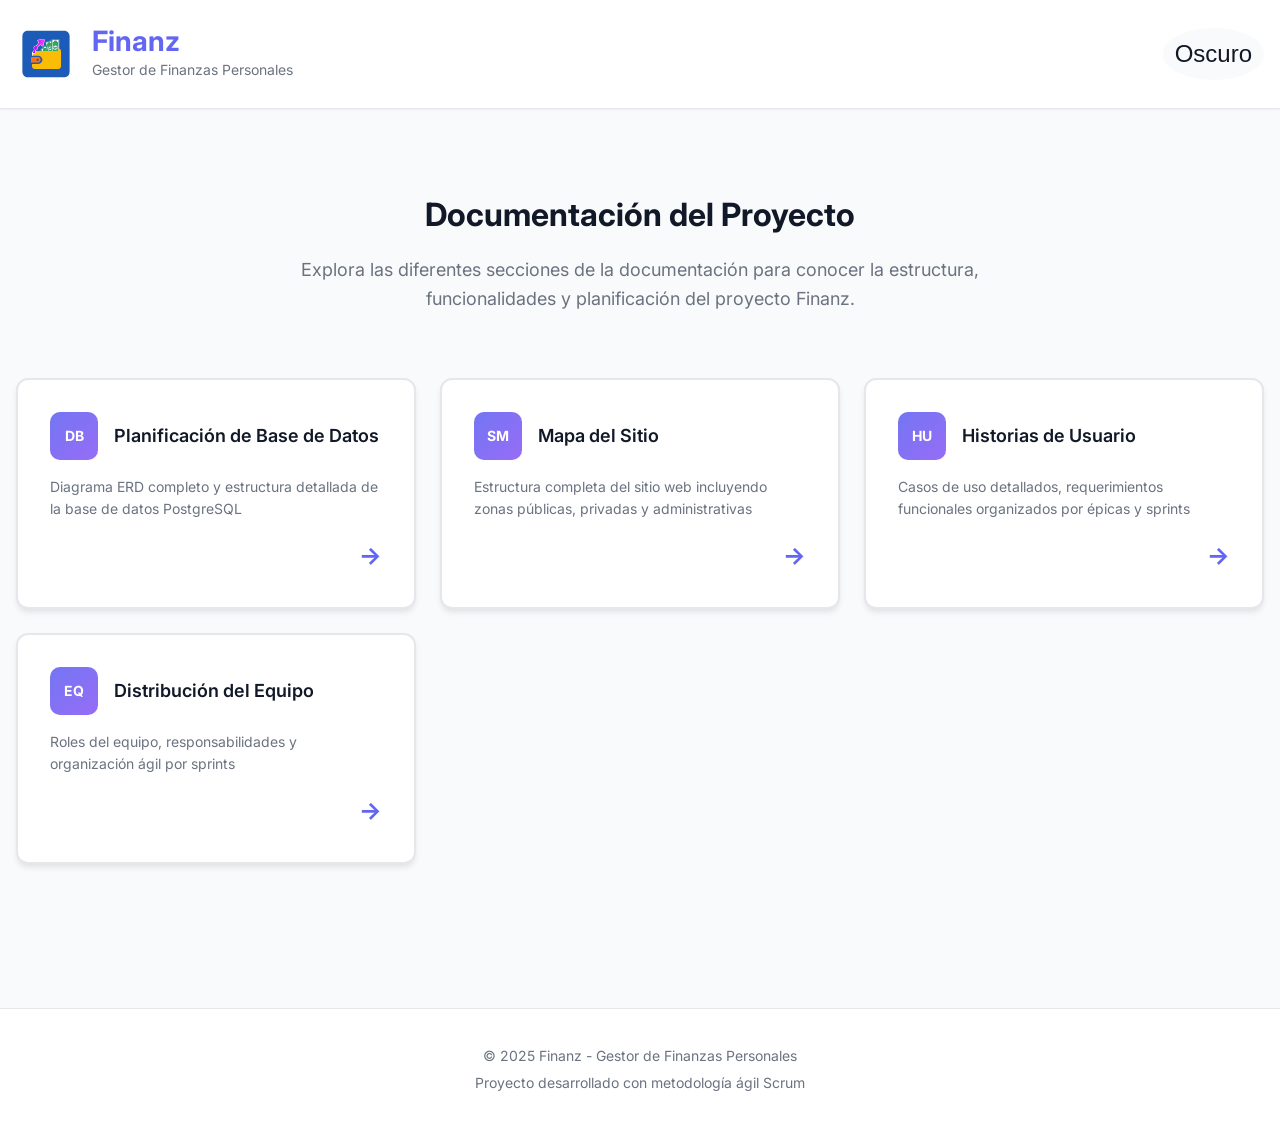
<file: index.html>
<!DOCTYPE html>
<html lang="es">
  <head>
    <meta charset="UTF-8" />
    <meta name="viewport" content="width=device-width, initial-scale=1.0" />
    <meta
      name="description"
      content="Finanz - Gestor de Finanzas Personales. Documentación completa del proyecto."
    />
    <title>Finanz - Gestor de Finanzas Personales</title>
    <link rel="stylesheet" href="styles/user_stories.css" />
    <link rel="stylesheet" href="styles/index.css" />
    <link rel="preconnect" href="https://fonts.googleapis.com" />
    <link rel="preconnect" href="https://fonts.gstatic.com" crossorigin />
    <link
      href="https://fonts.googleapis.com/css2?family=Inter:wght@300;400;500;600;700&display=swap"
      rel="stylesheet"
    />
  </head>
  <body>
    <header class="header">
      <div class="container">
        <div class="header-content">
          <div class="logo-section">
            <img src="finanz-logo.svg" alt="Finanz Logo" class="logo-img" />
            <div class="logo-text">
              <h1 class="logo-title">Finanz</h1>
              <p class="logo-subtitle">Gestor de Finanzas Personales</p>
            </div>
          </div>
          <button
            id="theme-toggle"
            class="theme-toggle"
            aria-label="Cambiar tema"
          >
            <span class="theme-icon">Oscuro</span>
          </button>
        </div>
      </div>
    </header>

    <main class="main">
      <div class="container">
        <section class="welcome-section">
          <h2 class="welcome-title">Documentación del Proyecto</h2>
          <p class="welcome-description">
            Explora las diferentes secciones de la documentación para conocer la
            estructura, funcionalidades y planificación del proyecto Finanz.
          </p>
        </section>

        <section class="navigation-grid">
          <a href="views/databse_plan.html" class="nav-card">
            <div class="nav-card-header">
              <div class="nav-card-icon nav-icon-database"></div>
              <h3 class="nav-card-title">Planificación de Base de Datos</h3>
            </div>
            <p class="nav-card-description">
              Diagrama ERD completo y estructura detallada de la base de datos
              PostgreSQL
            </p>
            <span class="nav-card-arrow">→</span>
          </a>

          <a href="views/site_map.html" class="nav-card">
            <div class="nav-card-header">
              <div class="nav-card-icon nav-icon-sitemap"></div>
              <h3 class="nav-card-title">Mapa del Sitio</h3>
            </div>
            <p class="nav-card-description">
              Estructura completa del sitio web incluyendo zonas públicas,
              privadas y administrativas
            </p>
            <span class="nav-card-arrow">→</span>
          </a>

          <a href="views/user_stories.html" class="nav-card">
            <div class="nav-card-header">
              <div class="nav-card-icon nav-icon-stories"></div>
              <h3 class="nav-card-title">Historias de Usuario</h3>
            </div>
            <p class="nav-card-description">
              Casos de uso detallados, requerimientos funcionales organizados
              por épicas y sprints
            </p>
            <span class="nav-card-arrow">→</span>
          </a>

          <a href="views/team_distribution.html" class="nav-card">
            <div class="nav-card-header">
              <div class="nav-card-icon nav-icon-team"></div>
              <h3 class="nav-card-title">Distribución del Equipo</h3>
            </div>
            <p class="nav-card-description">
              Roles del equipo, responsabilidades y organización ágil por
              sprints
            </p>
            <span class="nav-card-arrow">→</span>
          </a>
        </section>
      </div>
    </main>

    <footer class="footer">
      <div class="container">
        <p>&copy; 2025 Finanz - Gestor de Finanzas Personales</p>
        <p>Proyecto desarrollado con metodología ágil Scrum</p>
      </div>
    </footer>

    <script src="scripts/index.js"></script>
  </body>
</html>
</file>
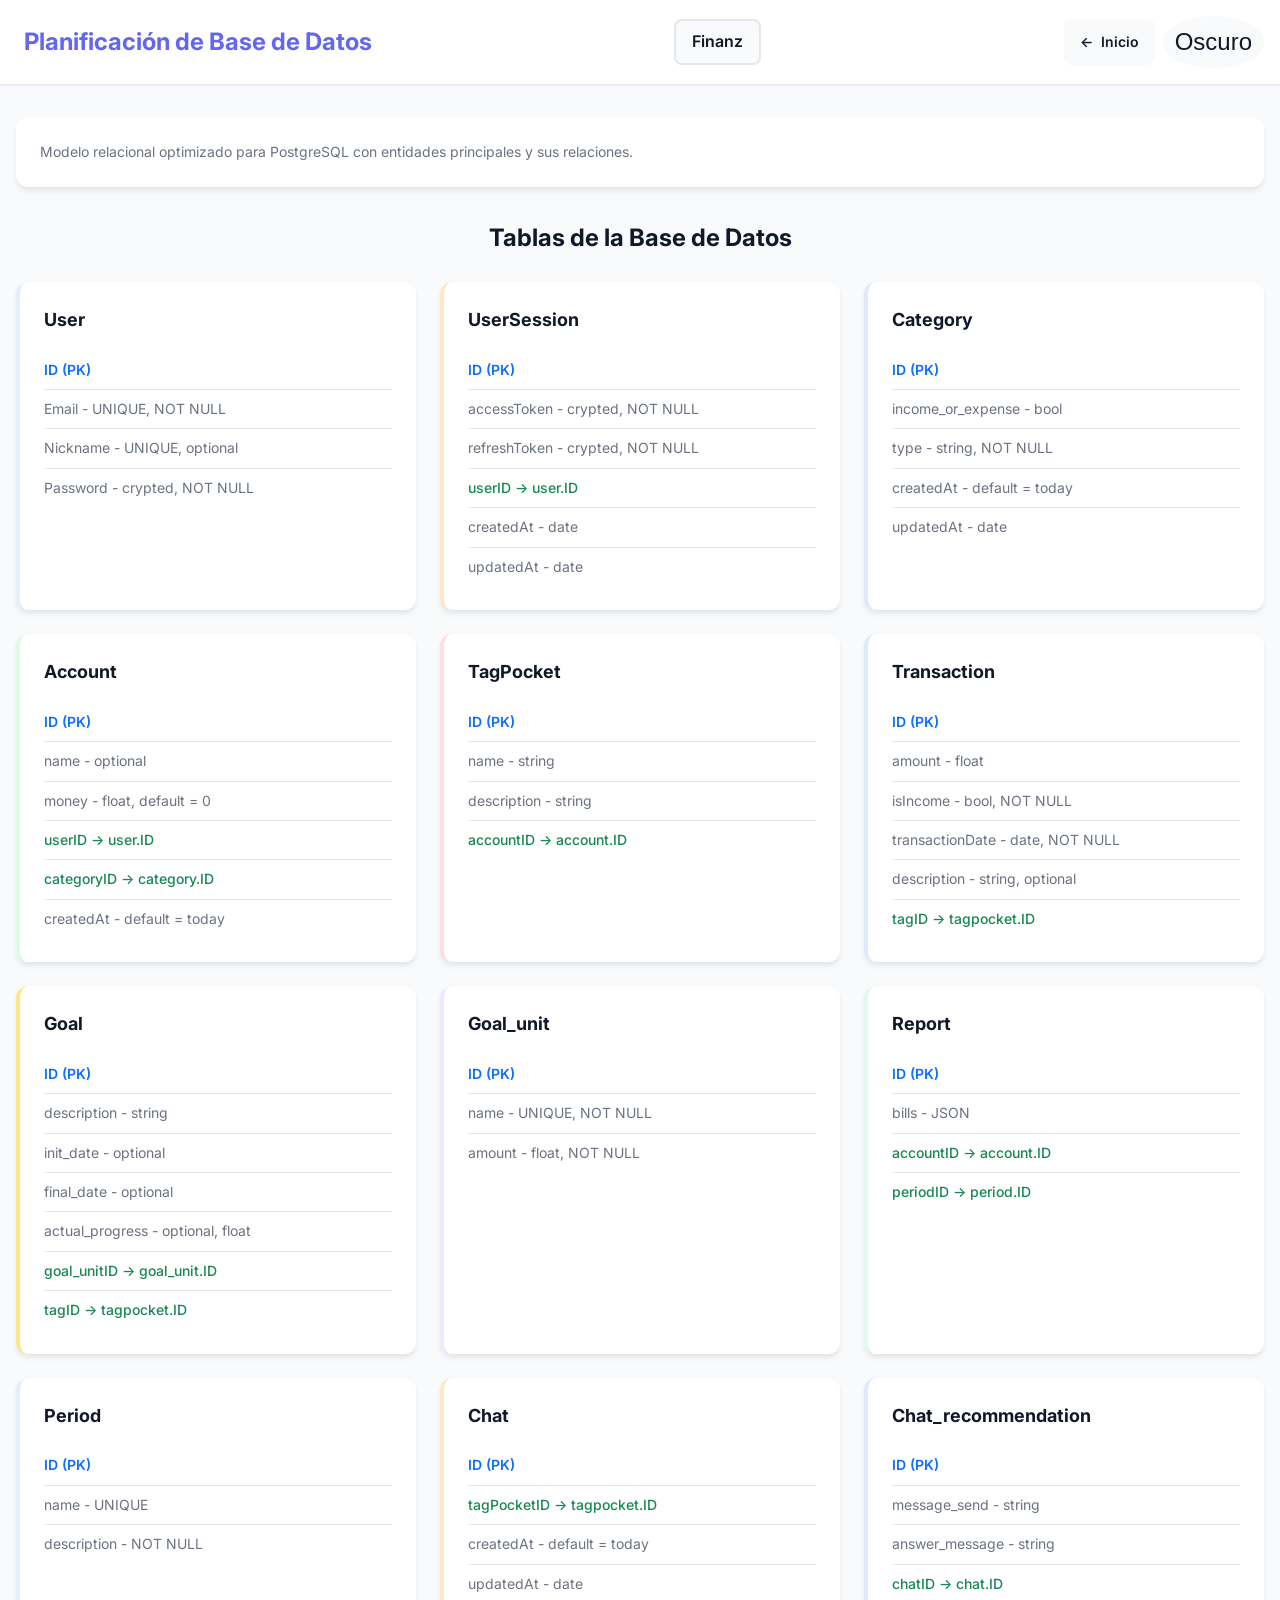
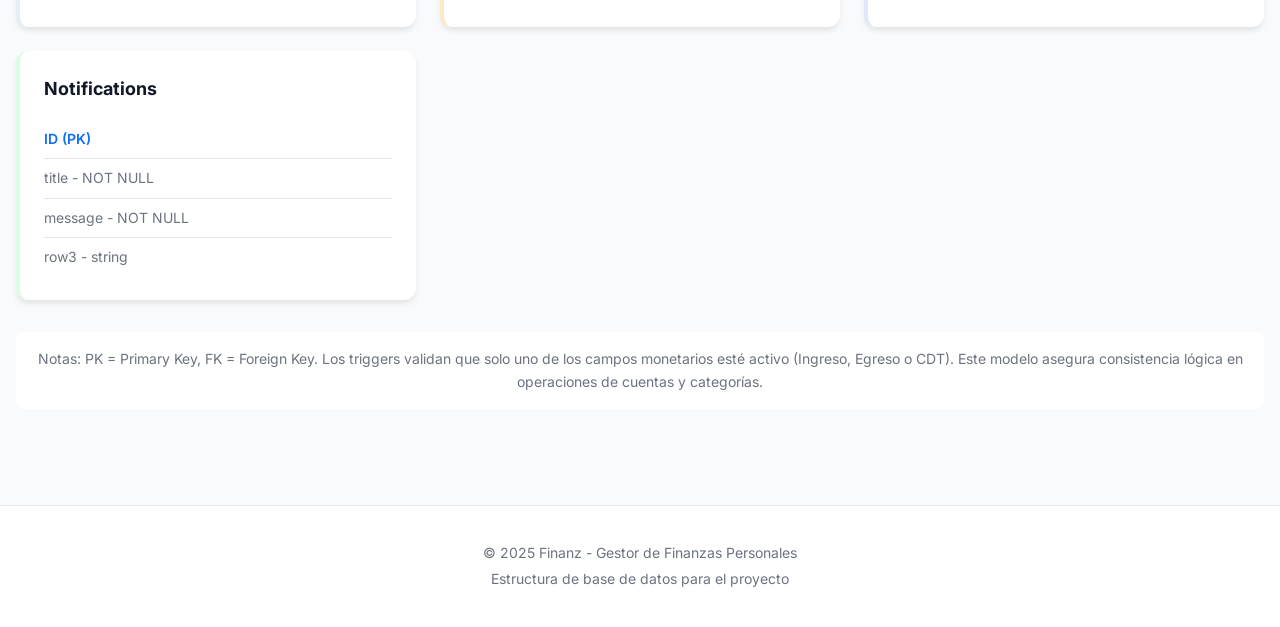
<file: views/databse_plan.html>
<!DOCTYPE html>
<html lang="es">
  <head>
    <meta charset="UTF-8" />
    <meta name="viewport" content="width=device-width, initial-scale=1.0" />
    <meta
      name="description"
      content="Planificación de Base de Datos del Gestor de Finanzas Personales"
    />
    <title>Planificación de Base de Datos - Finanz</title>
    <link rel="stylesheet" href="../styles/user_stories.css" />
    <link rel="stylesheet" href="../styles/database_plan.css" />
    <link rel="preconnect" href="https://fonts.googleapis.com" />
    <link rel="preconnect" href="https://fonts.gstatic.com" crossorigin />
    <link
      href="https://fonts.googleapis.com/css2?family=Inter:wght@300;400;500;600;700&display=swap"
      rel="stylesheet"
    />
  </head>
  <body>
    <header class="header">
      <div class="container">
        <div class="header-content">
          <h1 class="logo">
            <span class="logo-icon"></span>
            Planificación de Base de Datos
          </h1>
          <div class="project-info">
            <span class="project-name">Finanz</span>
          </div>
          <div style="display: flex; gap: 0.5rem; align-items: center">
            <a
              href="../index.html"
              class="back-button"
              aria-label="Volver al inicio"
            >
              <span>←</span> Inicio
            </a>
            <button
              id="theme-toggle"
              class="theme-toggle"
              aria-label="Cambiar tema"
            >
              <span class="theme-icon">Oscuro</span>
            </button>
          </div>
        </div>
      </div>
    </header>

    <main class="main">
      <div class="container">
        <!-- Información del proyecto -->
        <section class="info-section">
          <p class="info-description" id="db-description">
            Modelo relacional optimizado para PostgreSQL con las tablas
            principales y sus relaciones.
          </p>
        </section>

        <!-- Error State -->
        <div id="error-state" class="error-state" hidden role="alert">
          <h2>Error al cargar información</h2>
          <p id="error-message"></p>
        </div>

        <!-- Lista de tablas -->
        <section class="tables-section">
          <h2 class="section-title">Tablas de la Base de Datos</h2>
          <div id="tables-list" class="tables-grid">
            <!-- Se cargará dinámicamente -->
          </div>
        </section>

        <p class="footer-note" id="db-note">
          Notas: PK = Primary Key, FK = Foreign Key. Ajusta campos y tipos según
          necesidades (ej. índices, constraints, JSONB para reportes y
          configuraciones).
        </p>
      </div>
    </main>

    <footer class="footer">
      <div class="container">
        <p>&copy; 2025 Finanz - Gestor de Finanzas Personales</p>
        <p>Estructura de base de datos para el proyecto</p>
      </div>
    </footer>

    <script src="../data/database_data.js"></script>
    <script src="../scripts/database_plan.js"></script>
  </body>
</html>
</file>
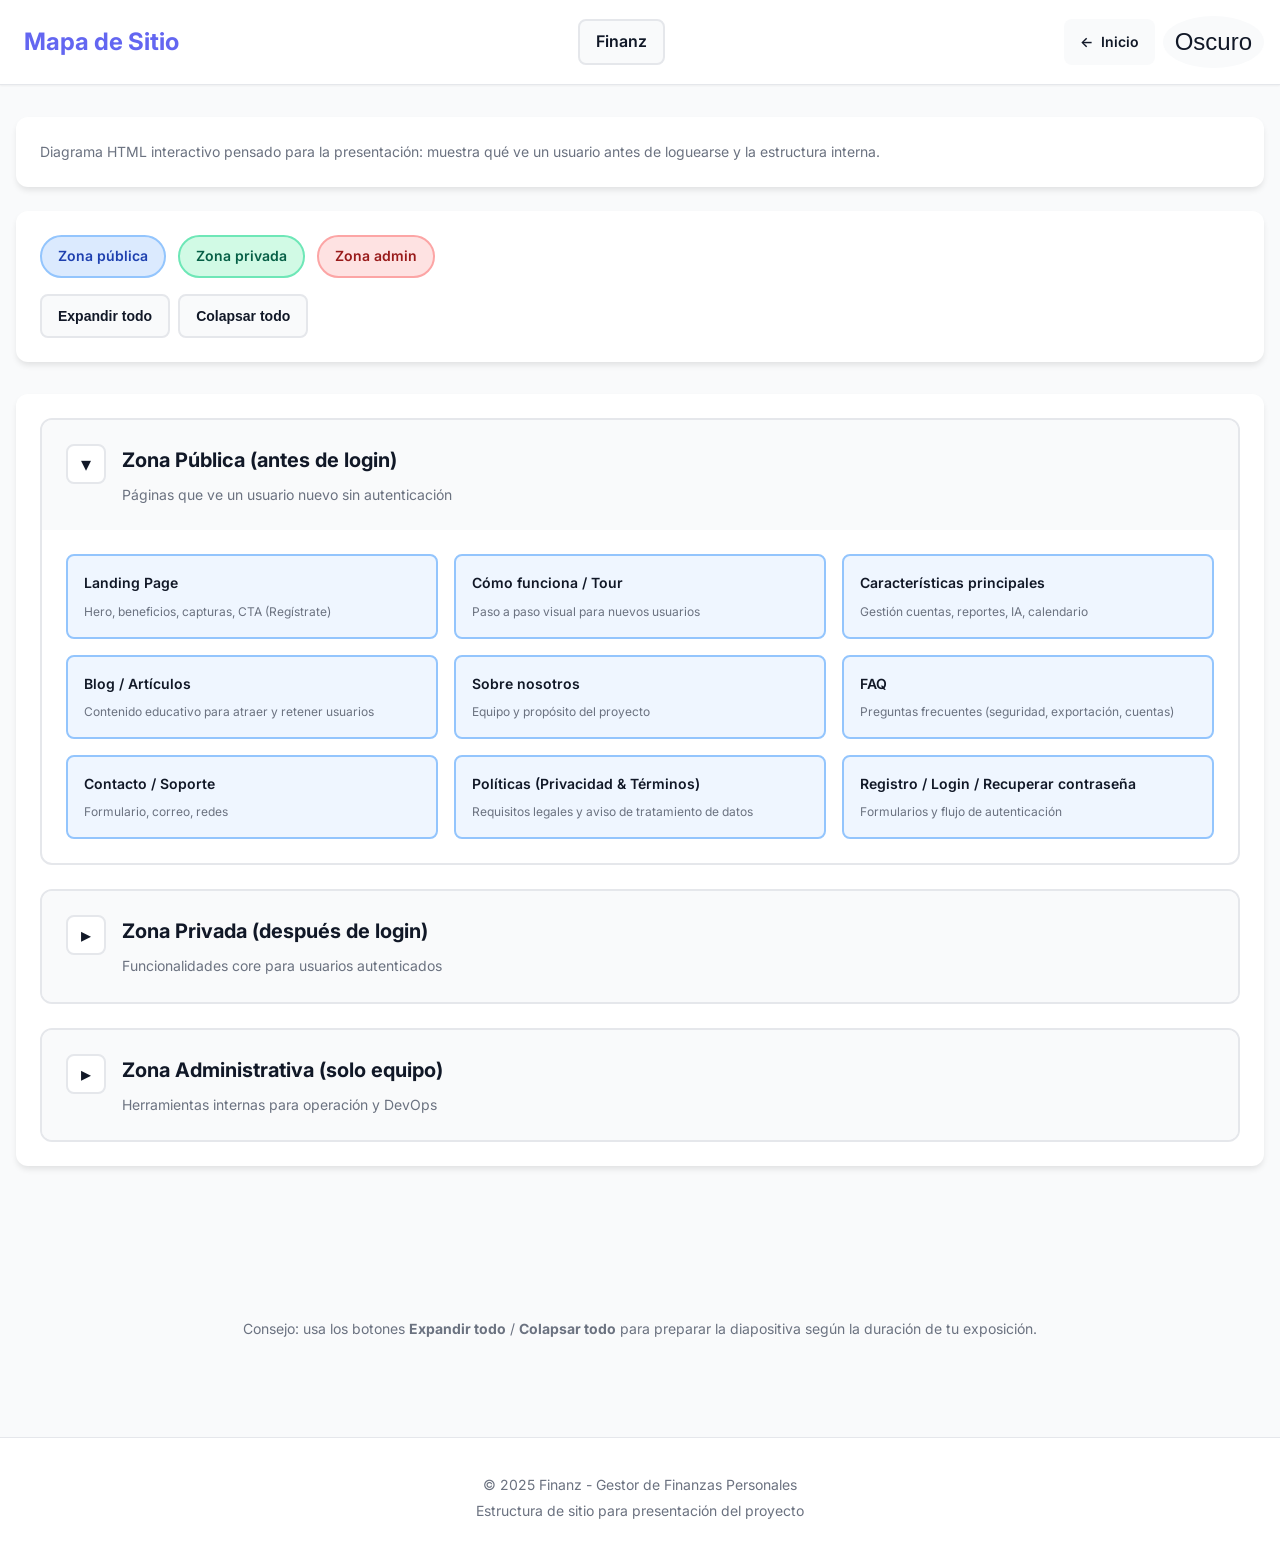
<file: views/site_map.html>
<!DOCTYPE html>
<html lang="es">
  <head>
    <meta charset="UTF-8" />
    <meta name="viewport" content="width=device-width, initial-scale=1.0" />
    <meta
      name="description"
      content="Mapa de sitio del Gestor de Finanzas Personales"
    />
    <title>Mapa de Sitio - Finanz</title>
    <link rel="stylesheet" href="../styles/user_stories.css" />
    <link rel="stylesheet" href="../styles/site_map.css" />
    <link rel="preconnect" href="https://fonts.googleapis.com" />
    <link rel="preconnect" href="https://fonts.gstatic.com" crossorigin />
    <link
      href="https://fonts.googleapis.com/css2?family=Inter:wght@300;400;500;600;700&display=swap"
      rel="stylesheet"
    />
  </head>
  <body>
    <header class="header">
      <div class="container">
        <div class="header-content">
          <h1 class="logo">
            <span class="logo-icon"></span>
            Mapa de Sitio
          </h1>
          <div class="project-info">
            <span class="project-name">Finanz</span>
          </div>
          <div style="display: flex; gap: 0.5rem; align-items: center">
            <a
              href="../index.html"
              class="back-button"
              aria-label="Volver al inicio"
            >
              <span>←</span> Inicio
            </a>
            <button
              id="theme-toggle"
              class="theme-toggle"
              aria-label="Cambiar tema"
            >
              <span class="theme-icon">Oscuro</span>
            </button>
          </div>
        </div>
      </div>
    </header>

    <main class="main">
      <div class="container">
        <!-- Información del proyecto -->
        <section class="info-section">
          <p class="info-description" id="site-description">
            Diagrama HTML interactivo pensado para la presentación: muestra qué
            ve un usuario antes de loguearse y la estructura interna.
          </p>
        </section>

        <!-- Leyenda de badges -->
        <section class="controls">
          <div class="badge-legend" id="badge-legend">
            <!-- Se cargará dinámicamente -->
          </div>
          <div class="control-buttons">
            <button class="btn-control" id="expandAll">Expandir todo</button>
            <button class="btn-control" id="collapseAll">Colapsar todo</button>
          </div>
        </section>

        <!-- Árbol del mapa de sitio -->
        <section class="site-tree-section">
          <div id="site-tree-container" class="site-tree">
            <!-- Se cargará dinámicamente desde site_map_data.js -->
          </div>

          <div
            id="loading"
            class="loading"
            role="status"
            aria-live="polite"
            hidden
          ></div>

          <div id="error-state" class="error-state" hidden role="alert">
            <h2>Error al cargar el mapa</h2>
            <p id="error-message"></p>
          </div>
        </section>

        <p class="footer-note">
          Consejo: usa los botones <strong>Expandir todo</strong> /
          <strong>Colapsar todo</strong> para preparar la diapositiva según la
          duración de tu exposición.
        </p>
      </div>
    </main>

    <footer class="footer">
      <div class="container">
        <p>&copy; 2025 Finanz - Gestor de Finanzas Personales</p>
        <p>Estructura de sitio para presentación del proyecto</p>
      </div>
    </footer>

    <script src="../data/site_map_data.js"></script>
    <script src="../scripts/site_map.js"></script>
  </body>
</html>
</file>
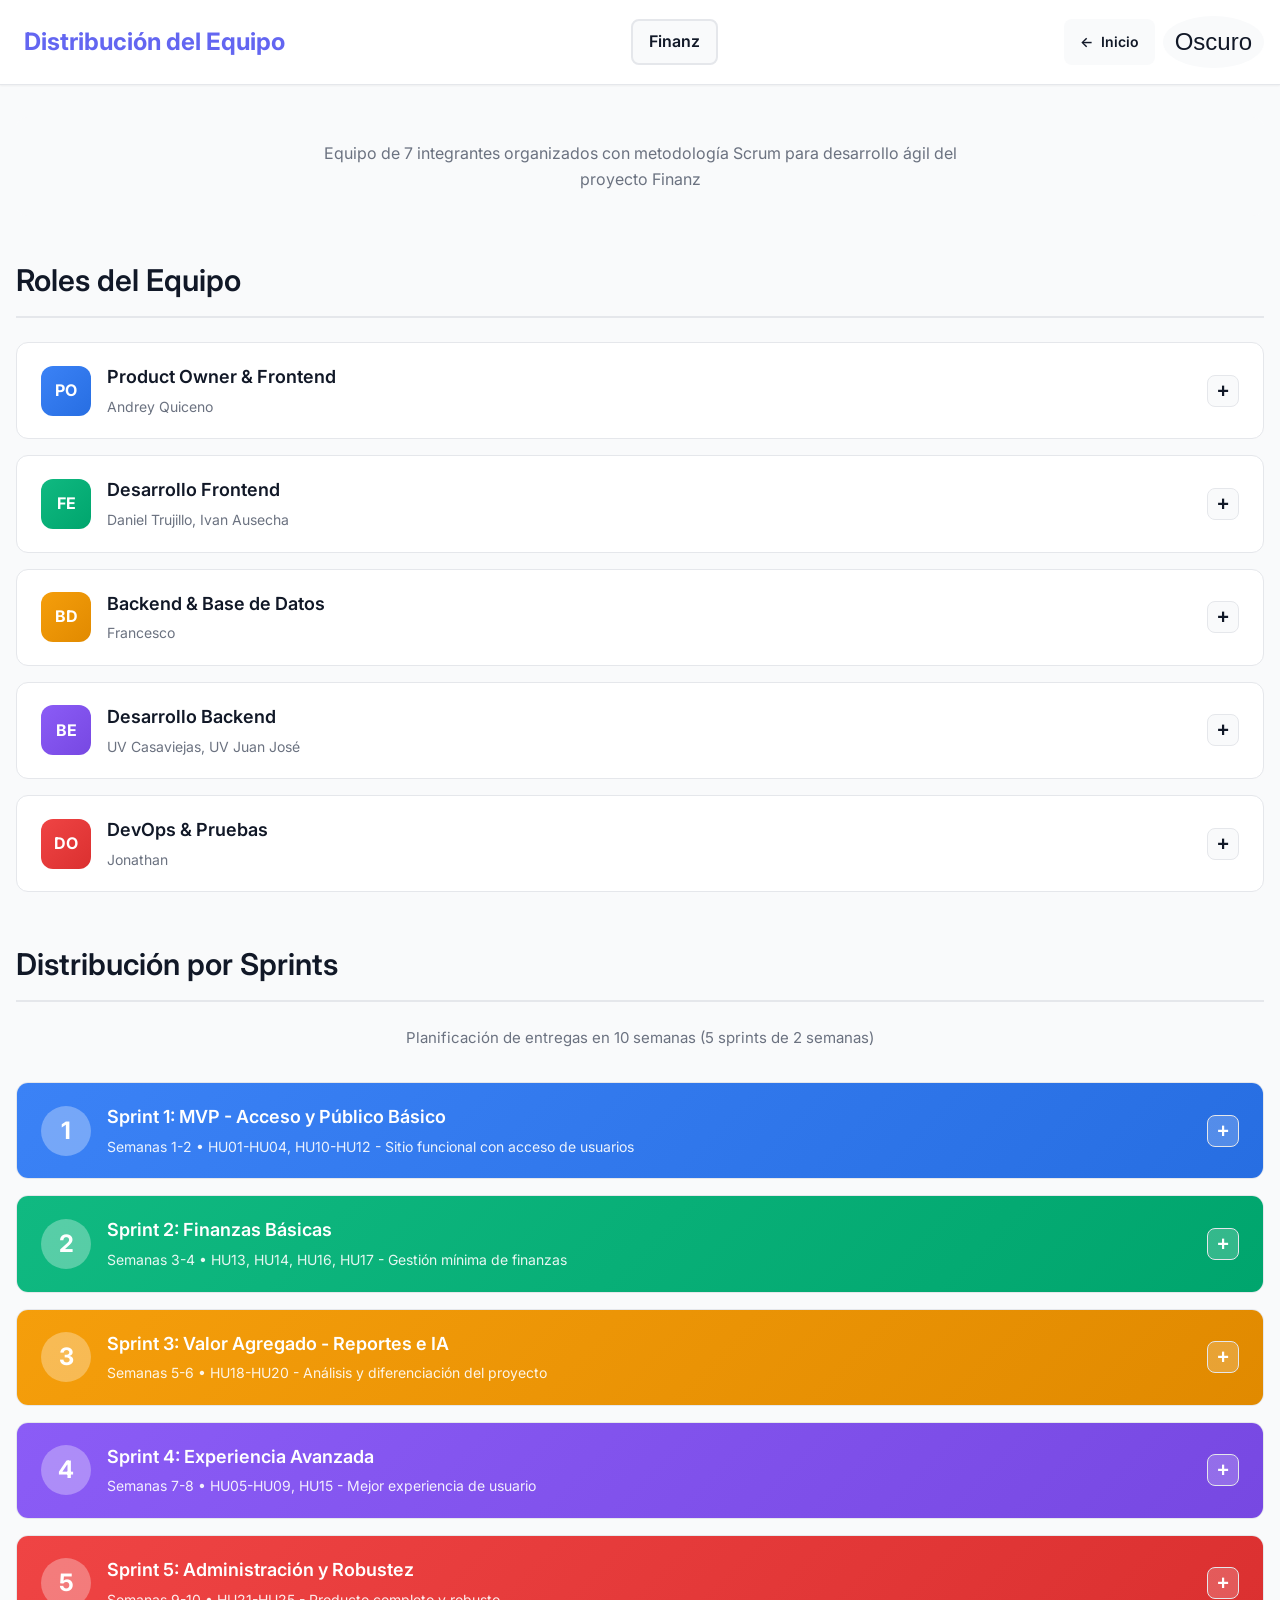
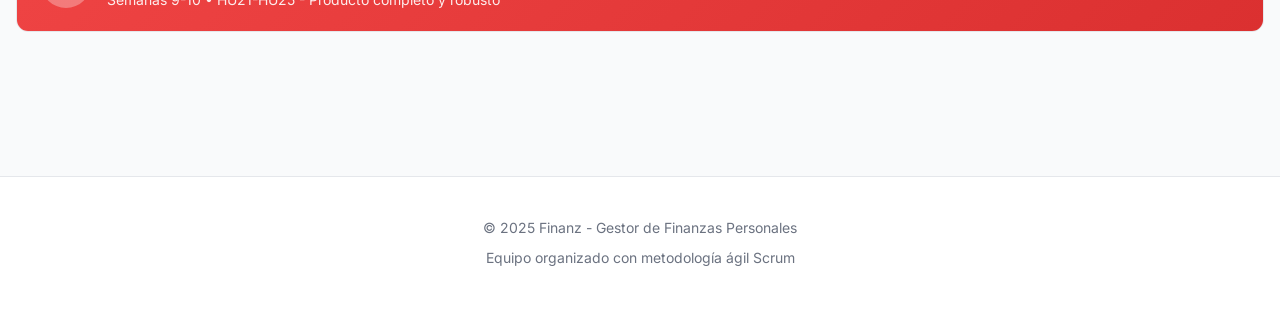
<file: views/team_distribution.html>
<!DOCTYPE html>
<html lang="es">
  <head>
    <meta charset="UTF-8" />
    <meta name="viewport" content="width=device-width, initial-scale=1.0" />
    <meta
      name="description"
      content="Distribución del equipo del Gestor de Finanzas Personales"
    />
    <title>Distribución del Equipo - Finanz</title>
    <link rel="stylesheet" href="../styles/user_stories.css" />
    <link rel="stylesheet" href="../styles/team_distribution.css" />
    <link rel="preconnect" href="https://fonts.googleapis.com" />
    <link rel="preconnect" href="https://fonts.gstatic.com" crossorigin />
    <link
      href="https://fonts.googleapis.com/css2?family=Inter:wght@300;400;500;600;700&display=swap"
      rel="stylesheet"
    />
  </head>
  <body>
    <header class="header">
      <div class="container">
        <div class="header-content">
          <h1 class="logo">
            <span class="logo-icon"></span>
            Distribución del Equipo
          </h1>
          <div class="project-info">
            <span class="project-name">Finanz</span>
          </div>
          <div style="display: flex; gap: 0.5rem; align-items: center">
            <a
              href="../index.html"
              class="back-button"
              aria-label="Volver al inicio"
            >
              <span>←</span> Inicio
            </a>
            <button
              id="theme-toggle"
              class="theme-toggle"
              aria-label="Cambiar tema"
            >
              <span class="theme-icon">Oscuro</span>
            </button>
          </div>
        </div>
      </div>
    </header>

    <main class="main">
      <div class="container">
        <!-- Información del equipo -->
        <section class="info-section">
          <p class="info-description" id="team-description">
            <!-- Se cargará desde team_data.js -->
          </p>
        </section>

        <!-- Error State -->
        <div id="error-state" class="error-state" hidden role="alert">
          <h2>Error al cargar información</h2>
          <p id="error-message"></p>
        </div>

        <!-- Roles del equipo -->
        <section class="roles-section">
          <h2 class="section-title">Roles del Equipo</h2>
          <div id="roles-container" class="roles-container">
            <!-- Se cargará dinámicamente desde team_data.js -->
          </div>
        </section>

        <!-- Sprints del proyecto -->
        <section class="sprints-section">
          <h2 class="section-title">Distribución por Sprints</h2>
          <p class="section-description">
            Planificación de entregas en 10 semanas (5 sprints de 2 semanas)
          </p>
          <div id="sprints-container" class="sprints-container">
            <!-- Se cargará dinámicamente -->
          </div>
        </section>
      </div>
    </main>

    <footer class="footer">
      <div class="container">
        <p>&copy; 2025 Finanz - Gestor de Finanzas Personales</p>
        <p>Equipo organizado con metodología ágil Scrum</p>
      </div>
    </footer>

    <script src="../data/team_data.js"></script>
    <script src="../scripts/team_distribution.js"></script>
  </body>
</html>
</file>
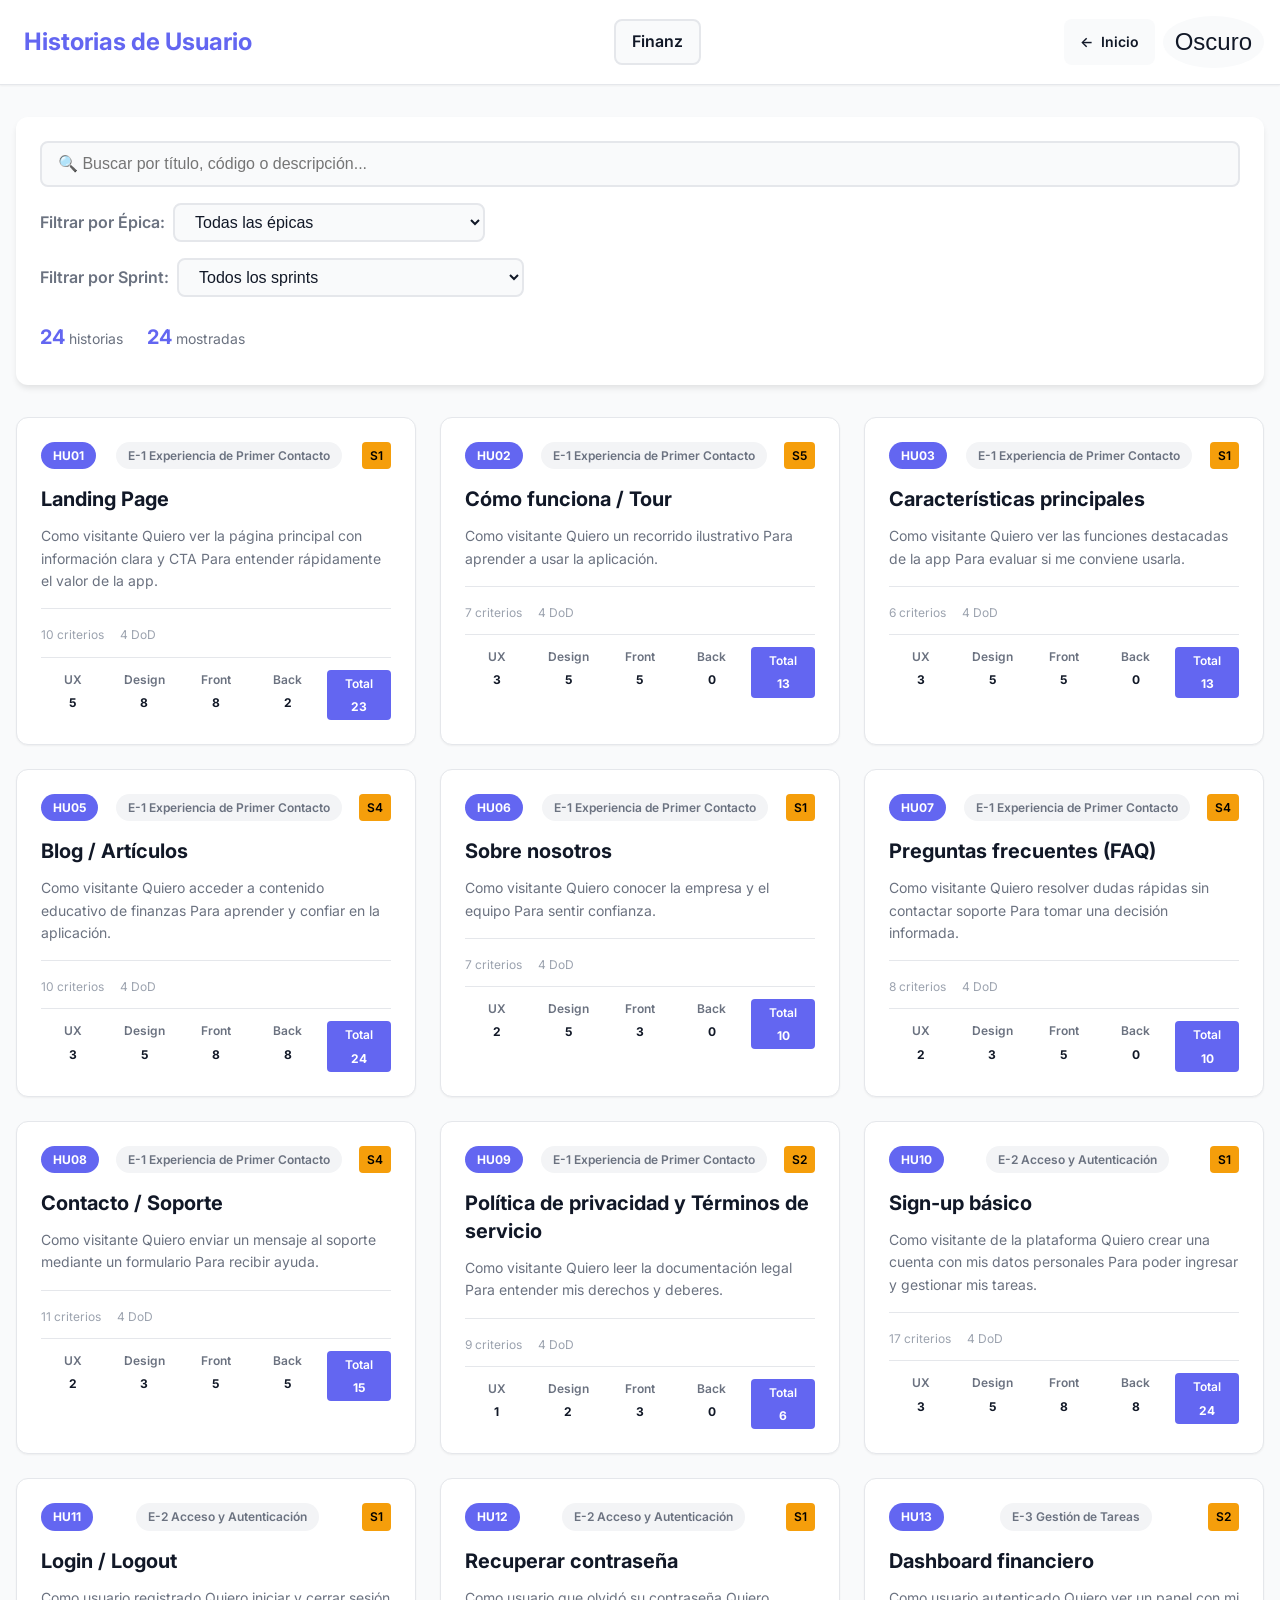
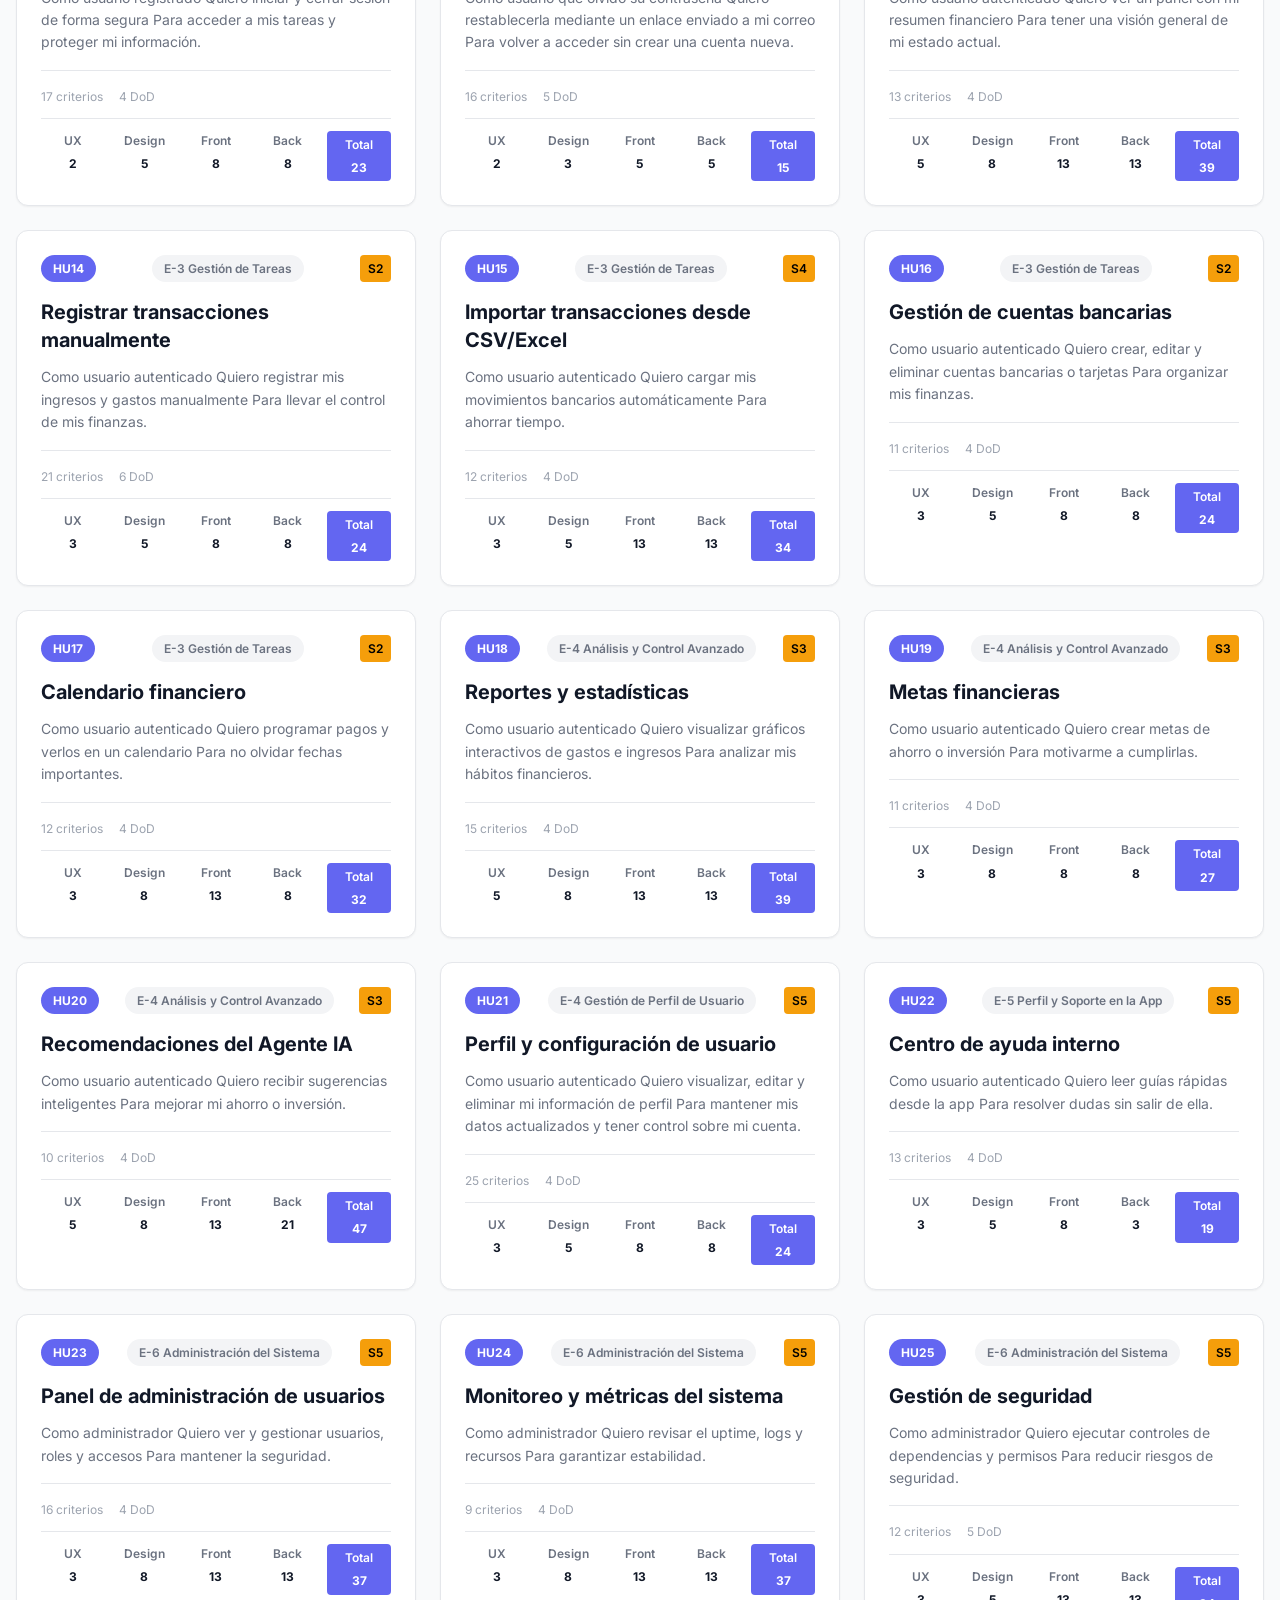
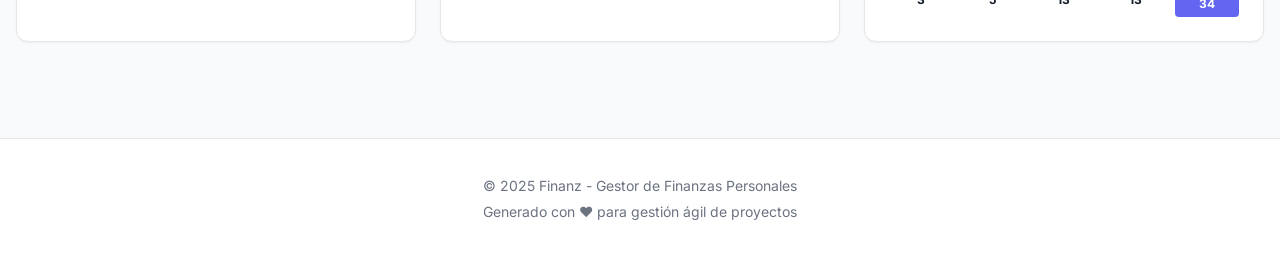
<file: views/user_stories.html>
<!DOCTYPE html>
<html lang="es">
  <head>
    <meta charset="UTF-8" />
    <meta name="viewport" content="width=device-width, initial-scale=1.0" />
    <meta
      name="description"
      content="Visualizador de Historias de Usuario para el Proyecto Finanz"
    />
    <title>Historias de Usuario - Finanz</title>
    <link rel="stylesheet" href="../styles/user_stories.css" />
    <link rel="preconnect" href="https://fonts.googleapis.com" />
    <link rel="preconnect" href="https://fonts.gstatic.com" crossorigin />
    <link
      href="https://fonts.googleapis.com/css2?family=Inter:wght@300;400;500;600;700&display=swap"
      rel="stylesheet"
    />
  </head>
  <body>
    <header class="header">
      <div class="container">
        <div class="header-content">
          <h1 class="logo">
            <span class="logo-icon"></span>
            Historias de Usuario
          </h1>
          <div class="project-info">
            <span class="project-name">Finanz</span>
          </div>
          <div style="display: flex; gap: 0.5rem; align-items: center">
            <a
              href="../index.html"
              class="back-button"
              aria-label="Volver al inicio"
            >
              <span>←</span> Inicio
            </a>
            <button
              id="theme-toggle"
              class="theme-toggle"
              aria-label="Cambiar tema"
            >
              <span class="theme-icon">🌙</span>
            </button>
          </div>
        </div>
      </div>
    </header>

    <main class="main">
      <div class="container">
        <!-- Filtros y búsqueda -->
        <section class="controls" aria-label="Controles de filtrado">
          <div class="search-box">
            <label for="search-input" class="sr-only">Buscar historias</label>
            <input
              type="text"
              id="search-input"
              class="search-input"
              placeholder="🔍 Buscar por título, código o descripción..."
              aria-describedby="search-help"
            />
            <span id="search-help" class="sr-only"
              >Escribe para filtrar las historias en tiempo real</span
            >
          </div>

          <div class="filter-group">
            <label for="epic-filter" class="filter-label"
              >Filtrar por Épica:</label
            >
            <select id="epic-filter" class="epic-filter">
              <option value="all">Todas las épicas</option>
            </select>
          </div>

          <div class="filter-group">
            <label for="sprint-filter" class="filter-label"
              >Filtrar por Sprint:</label
            >
            <select id="sprint-filter" class="sprint-filter epic-filter">
              <option value="all">Todos los sprints</option>
              <option value="S1">Sprint 1 - MVP Acceso y Público Básico</option>
              <option value="S2">Sprint 2 - Finanzas básicas</option>
              <option value="S3">
                Sprint 3 - Valor agregado (Reportes e IA)
              </option>
              <option value="S4">Sprint 4 - Experiencia avanzada</option>
              <option value="S5">Sprint 5 - Administración y robustez</option>
            </select>
          </div>

          <div class="stats" id="stats">
            <span class="stat-item">
              <strong id="total-stories">0</strong> historias
            </span>
            <span class="stat-item">
              <strong id="visible-stories">0</strong> mostradas
            </span>
          </div>
        </section>

        <!-- Lista de historias -->
        <section
          class="stories-section"
          aria-label="Lista de historias de usuario"
        >
          <div id="stories-container" class="stories-grid">
            <!-- Las historias se cargarán dinámicamente aquí -->
          </div>

          <div id="empty-state" class="empty-state" hidden>
            <span class="empty-icon">🔍</span>
            <h2>No se encontraron historias</h2>
            <p>Intenta con otros criterios de búsqueda o filtro.</p>
          </div>

          <div id="error-state" class="error-state" hidden role="alert">
            <span class="error-icon">⚠️</span>
            <h2>Error al cargar historias</h2>
            <p id="error-message"></p>
            <button id="retry-button" class="retry-button">Reintentar</button>
          </div>
        </section>
      </div>
    </main>

    <footer class="footer">
      <div class="container">
        <p>&copy; 2025 Finanz - Gestor de Finanzas Personales</p>
        <p>Generado con ❤️ para gestión ágil de proyectos</p>
      </div>
    </footer>

    <!-- Modal para ver detalles de historia -->
    <div
      id="modal"
      class="modal"
      role="dialog"
      aria-modal="true"
      hidden
      style="display: none"
    >
      <div class="modal-overlay" id="modal-overlay"></div>
      <div class="modal-content" id="modal-content">
        <!-- Contenido dinámico -->
      </div>
    </div>

    <script src="../data/data.js"></script>
    <script src="../scripts/historias-usuario.js"></script>
  </body>
</html>
</file>
<file: styles/user_stories.css>
/* ==================== Variables CSS ==================== */
:root {
  --primary-color: #6366f1;
  --primary-hover: #4f46e5;
  --secondary-color: #8b5cf6;
  --accent-color: #f59e0b;
  --success-color: #10b981;
  --warning-color: #f59e0b;
  --danger-color: #ef4444;

  --bg-primary: #ffffff;
  --bg-secondary: #f9fafb;
  --bg-tertiary: #f3f4f6;
  --background-primary: #ffffff;
  --background-secondary: #f9fafb;
  --text-primary: #111827;
  --text-secondary: #6b7280;
  --text-tertiary: #9ca3af;
  --border-color: #e5e7eb;
  --shadow-sm: 0 1px 2px 0 rgba(0, 0, 0, 0.05);
  --shadow-md: 0 4px 6px -1px rgba(0, 0, 0, 0.1);
  --shadow-lg: 0 10px 15px -3px rgba(0, 0, 0, 0.1);
  --shadow-xl: 0 20px 25px -5px rgba(0, 0, 0, 0.1);

  --font-family: "Inter", -apple-system, BlinkMacSystemFont, "Segoe UI",
    sans-serif;
  --transition: all 0.3s cubic-bezier(0.4, 0, 0.2, 1);
}

/* Dark mode */
[data-theme="dark"] {
  --bg-primary: #111827;
  --bg-secondary: #1f2937;
  --bg-tertiary: #374151;
  --background-primary: #111827;
  --background-secondary: #1f2937;
  --text-primary: #f9fafb;
  --text-secondary: #d1d5db;
  --text-tertiary: #9ca3af;
  --border-color: #374151;
  --shadow-sm: 0 1px 2px 0 rgba(0, 0, 0, 0.3);
  --shadow-md: 0 4px 6px -1px rgba(0, 0, 0, 0.4);
  --shadow-lg: 0 10px 15px -3px rgba(0, 0, 0, 0.5);
  --shadow-xl: 0 20px 25px -5px rgba(0, 0, 0, 0.6);
}

/* ==================== Reset & Base ==================== */
*,
*::before,
*::after {
  box-sizing: border-box;
  margin: 0;
  padding: 0;
}

html {
  scroll-behavior: smooth;
}

body {
  font-family: var(--font-family);
  background-color: var(--bg-secondary);
  color: var(--text-primary);
  line-height: 1.6;
  transition: var(--transition);
  min-height: 100vh;
  display: flex;
  flex-direction: column;
}

.sr-only {
  position: absolute;
  width: 1px;
  height: 1px;
  padding: 0;
  margin: -1px;
  overflow: hidden;
  clip: rect(0, 0, 0, 0);
  white-space: nowrap;
  border-width: 0;
}

.container {
  width: 100%;
  max-width: 1280px;
  margin: 0 auto;
  padding: 0 1rem;
}

/* ==================== Header ==================== */
.header {
  background-color: var(--bg-primary);
  border-bottom: 1px solid var(--border-color);
  box-shadow: var(--shadow-sm);
  position: sticky;
  top: 0;
  z-index: 1000;
}

.header-content {
  display: flex;
  align-items: center;
  justify-content: space-between;
  gap: 1rem;
  padding: 1rem 0;
}

.logo {
  display: flex;
  align-items: center;
  gap: 0.5rem;
  font-size: 1.5rem;
  font-weight: 700;
  color: var(--primary-color);
}

.logo-icon {
  font-size: 2rem;
}

.project-selector {
  flex: 1;
  max-width: 300px;
}

.project-info {
  flex: 1;
  max-width: 300px;
  display: flex;
  align-items: center;
  justify-content: center;
}

.project-name {
  padding: 0.5rem 1rem;
  font-size: 1rem;
  font-weight: 600;
  color: var(--text-primary);
  background-color: var(--bg-secondary);
  border-radius: 8px;
  border: 2px solid var(--border-color);
}

.project-select {
  width: 100%;
  padding: 0.5rem 1rem;
  font-size: 1rem;
  border: 2px solid var(--border-color);
  border-radius: 8px;
  background-color: var(--bg-secondary);
  color: var(--text-primary);
  cursor: pointer;
  transition: var(--transition);
}

.project-select:hover {
  border-color: var(--primary-color);
}

.project-select:focus {
  outline: none;
  border-color: var(--primary-color);
  box-shadow: 0 0 0 3px rgba(99, 102, 241, 0.1);
}

.theme-toggle {
  padding: 0.75rem;
  border: none;
  border-radius: 50%;
  background-color: var(--bg-secondary);
  color: var(--text-primary);
  font-size: 1.5rem;
  cursor: pointer;
  transition: var(--transition);
}

.theme-toggle:hover {
  background-color: var(--bg-tertiary);
  transform: scale(1.1);
}

.back-button {
  padding: 0.75rem 1rem;
  border: none;
  border-radius: 8px;
  background-color: var(--bg-secondary);
  color: var(--text-primary);
  font-size: 0.875rem;
  font-weight: 600;
  cursor: pointer;
  transition: var(--transition);
  text-decoration: none;
  display: inline-flex;
  align-items: center;
  gap: 0.5rem;
}

.back-button:hover {
  background-color: var(--bg-tertiary);
  transform: translateX(-2px);
}

/* ==================== Main Content ==================== */
.main {
  flex: 1;
  padding: 2rem 0;
}

.controls {
  background-color: var(--bg-primary);
  border-radius: 12px;
  padding: 1.5rem;
  margin-bottom: 2rem;
  box-shadow: var(--shadow-md);
  display: flex;
  flex-direction: column;
  gap: 1rem;
}

.search-box {
  flex: 1;
}

.search-input {
  width: 100%;
  padding: 0.75rem 1rem;
  font-size: 1rem;
  border: 2px solid var(--border-color);
  border-radius: 8px;
  background-color: var(--bg-secondary);
  color: var(--text-primary);
  transition: var(--transition);
}

.search-input:focus {
  outline: none;
  border-color: var(--primary-color);
  box-shadow: 0 0 0 3px rgba(99, 102, 241, 0.1);
}

.filter-group {
  display: flex;
  align-items: center;
  gap: 0.5rem;
}

.filter-label {
  font-weight: 600;
  color: var(--text-secondary);
}

.epic-filter {
  padding: 0.5rem 1rem;
  font-size: 1rem;
  border: 2px solid var(--border-color);
  border-radius: 8px;
  background-color: var(--bg-secondary);
  color: var(--text-primary);
  cursor: pointer;
  transition: var(--transition);
}

.epic-filter:hover {
  border-color: var(--primary-color);
}

.stats {
  display: flex;
  gap: 1.5rem;
  padding: 0.5rem 0;
  font-size: 0.875rem;
  color: var(--text-secondary);
}

.stat-item strong {
  color: var(--primary-color);
  font-size: 1.25rem;
}

/* ==================== Stories Grid ==================== */
.stories-grid {
  display: grid;
  grid-template-columns: repeat(auto-fill, minmax(350px, 1fr));
  gap: 1.5rem;
}

.story-card {
  background-color: var(--bg-primary);
  border: 1px solid var(--border-color);
  border-radius: 12px;
  padding: 1.5rem;
  transition: var(--transition);
  cursor: pointer;
  box-shadow: var(--shadow-sm);
}

.story-card:hover {
  box-shadow: var(--shadow-lg);
  transform: translateY(-4px);
  border-color: var(--primary-color);
}

.story-header {
  display: flex;
  align-items: center;
  justify-content: space-between;
  margin-bottom: 1rem;
}

.story-code {
  display: inline-block;
  padding: 0.25rem 0.75rem;
  background-color: var(--primary-color);
  color: white;
  font-size: 0.75rem;
  font-weight: 700;
  border-radius: 999px;
}

.story-epic {
  display: inline-block;
  padding: 0.25rem 0.75rem;
  background-color: var(--bg-tertiary);
  color: var(--text-secondary);
  font-size: 0.75rem;
  font-weight: 600;
  border-radius: 999px;
}

.story-title {
  font-size: 1.25rem;
  font-weight: 700;
  color: var(--text-primary);
  margin-bottom: 0.75rem;
  line-height: 1.4;
}

.story-description {
  color: var(--text-secondary);
  font-size: 0.875rem;
  line-height: 1.6;
  margin-bottom: 1rem;
  display: -webkit-box;
  -webkit-line-clamp: 3;
  -webkit-box-orient: vertical;
  overflow: hidden;
}

.story-footer {
  display: flex;
  align-items: center;
  gap: 1rem;
  padding-top: 1rem;
  border-top: 1px solid var(--border-color);
}

.badge {
  display: flex;
  align-items: center;
  gap: 0.25rem;
  font-size: 0.75rem;
  color: var(--text-tertiary);
}

.badge-icon {
  font-size: 1rem;
}

/* ==================== Loading & Empty States ==================== */
.loading {
  display: flex;
  flex-direction: column;
  align-items: center;
  justify-content: center;
  padding: 4rem 2rem;
  color: var(--text-secondary);
}

.spinner {
  width: 48px;
  height: 48px;
  border: 4px solid var(--border-color);
  border-top-color: var(--primary-color);
  border-radius: 50%;
  animation: spin 1s linear infinite;
  margin-bottom: 1rem;
}

@keyframes spin {
  to {
    transform: rotate(360deg);
  }
}

.empty-state,
.error-state {
  text-align: center;
  padding: 4rem 2rem;
  color: var(--text-secondary);
}

.empty-icon,
.error-icon {
  font-size: 4rem;
  margin-bottom: 1rem;
  display: block;
}

.empty-state h2,
.error-state h2 {
  font-size: 1.5rem;
  color: var(--text-primary);
  margin-bottom: 0.5rem;
}

.retry-button {
  margin-top: 1rem;
  padding: 0.75rem 1.5rem;
  background-color: var(--primary-color);
  color: white;
  border: none;
  border-radius: 8px;
  font-weight: 600;
  cursor: pointer;
  transition: var(--transition);
}

.retry-button:hover {
  background-color: var(--primary-hover);
}

/* ==================== Modal ==================== */
.modal {
  position: fixed;
  top: 0;
  left: 0;
  right: 0;
  bottom: 0;
  z-index: 9999;
  display: none;
  align-items: center;
  justify-content: center;
  padding: 1rem;
}

.modal:not([hidden]) {
  display: flex;
}

.modal-overlay {
  position: absolute;
  top: 0;
  left: 0;
  right: 0;
  bottom: 0;
  background-color: rgba(0, 0, 0, 0.7);
  backdrop-filter: blur(4px);
}

.modal-content {
  position: relative;
  background-color: var(--bg-primary);
  border-radius: 12px;
  box-shadow: var(--shadow-xl);
  max-width: 800px;
  max-height: 90vh;
  overflow-y: auto;
  z-index: 10000;
  animation: modalSlideIn 0.3s ease-out;
}

@keyframes modalSlideIn {
  from {
    opacity: 0;
    transform: translateY(-20px);
  }
  to {
    opacity: 1;
    transform: translateY(0);
  }
}

.modal-header {
  display: flex;
  align-items: center;
  justify-content: space-between;
  padding: 1.5rem;
  border-bottom: 1px solid var(--border-color);
}

.modal-title {
  font-size: 1.5rem;
  font-weight: 700;
  color: var(--text-primary);
}

.modal-close {
  width: 40px;
  height: 40px;
  border: none;
  border-radius: 50%;
  background-color: var(--bg-secondary);
  color: var(--text-primary);
  font-size: 2rem;
  line-height: 1;
  cursor: pointer;
  transition: var(--transition);
}

.modal-close:hover {
  background-color: var(--bg-tertiary);
}

.modal-body {
  padding: 1.5rem;
}

.modal-section {
  margin-bottom: 2rem;
}

.modal-section:last-child {
  margin-bottom: 0;
}

.modal-section-title {
  font-size: 1.125rem;
  font-weight: 600;
  color: var(--text-primary);
  margin-bottom: 0.75rem;
  display: flex;
  align-items: center;
  gap: 0.5rem;
}

.modal-section-title::before {
  content: "";
  width: 4px;
  height: 1.125rem;
  background-color: var(--primary-color);
  border-radius: 999px;
}

.modal-list {
  list-style: none;
  padding: 0;
}

.modal-list li {
  padding: 0.75rem 0;
  padding-left: 1.5rem;
  border-bottom: 1px solid var(--border-color);
  position: relative;
  color: var(--text-secondary);
}

.modal-list li:last-child {
  border-bottom: none;
}

.modal-list li::before {
  content: "✓";
  position: absolute;
  left: 0;
  color: var(--success-color);
  font-weight: bold;
}

/* ==================== Footer ==================== */
.footer {
  background-color: var(--bg-primary);
  border-top: 1px solid var(--border-color);
  padding: 2rem 0;
  margin-top: 4rem;
  text-align: center;
  color: var(--text-secondary);
  font-size: 0.875rem;
}

.footer p {
  margin: 0.25rem 0;
}

/* ==================== Responsive ==================== */
@media (max-width: 768px) {
  .header-content {
    flex-wrap: wrap;
  }

  .logo {
    flex: 1 0 100%;
    justify-content: center;
    margin-bottom: 0.5rem;
  }

  .project-selector {
    max-width: none;
  }

  .controls {
    padding: 1rem;
  }

  .stories-grid {
    grid-template-columns: 1fr;
    gap: 1rem;
  }

  .stats {
    flex-direction: column;
    gap: 0.5rem;
  }

  .modal-content {
    max-width: 100%;
    margin: 0;
    border-radius: 0;
  }
}

@media (max-width: 480px) {
  .story-card {
    padding: 1rem;
  }

  .modal-body {
    padding: 1rem;
  }
}
</file>
<file: styles/index.css>
/* ==================== Estilos específicos para Index ==================== */

/* Header personalizado para index */
.header {
  background-color: var(--bg-primary);
  border-bottom: 1px solid var(--border-color);
  box-shadow: var(--shadow-sm);
  position: sticky;
  top: 0;
  z-index: 1000;
}

.header .header-content {
  display: flex;
  align-items: center;
  justify-content: space-between;
  padding: 1.5rem 0;
}

.logo-section {
  display: flex;
  align-items: center;
  gap: 1rem;
}

.logo-img {
  width: 60px;
  height: 60px;
  object-fit: contain;
}

.logo-text {
  display: flex;
  flex-direction: column;
  gap: 0.25rem;
}

.logo-title {
  font-size: 1.75rem;
  font-weight: 700;
  color: var(--primary-color);
  margin: 0;
  line-height: 1;
}

.logo-subtitle {
  font-size: 0.875rem;
  color: var(--text-secondary);
  margin: 0;
}

/* Welcome Section */
.welcome-section {
  text-align: center;
  padding: 3rem 0 2rem;
}

.welcome-title {
  font-size: 2rem;
  font-weight: 700;
  color: var(--text-primary);
  margin: 0 0 1rem 0;
}

.welcome-description {
  font-size: 1.125rem;
  color: var(--text-secondary);
  line-height: 1.6;
  max-width: 700px;
  margin: 0 auto;
}

/* Navigation Grid */
.navigation-grid {
  display: grid;
  grid-template-columns: repeat(auto-fit, minmax(300px, 1fr));
  gap: 1.5rem;
  margin-top: 2rem;
  padding-bottom: 3rem;
}

.nav-card {
  background-color: var(--bg-primary);
  border: 2px solid var(--border-color);
  border-radius: 12px;
  padding: 2rem;
  text-decoration: none;
  color: inherit;
  transition: var(--transition);
  display: flex;
  flex-direction: column;
  gap: 1rem;
  position: relative;
  overflow: hidden;
  box-shadow: var(--shadow-md);
}

.nav-card::before {
  content: "";
  position: absolute;
  top: 0;
  left: 0;
  right: 0;
  height: 4px;
  background: linear-gradient(
    90deg,
    var(--primary-color),
    var(--secondary-color)
  );
  transform: scaleX(0);
  transform-origin: left;
  transition: transform 0.3s ease;
}

.nav-card:hover::before {
  transform: scaleX(1);
}

.nav-card:hover {
  border-color: var(--primary-color);
  transform: translateY(-4px);
  box-shadow: var(--shadow-xl);
}

.nav-card-header {
  display: flex;
  align-items: center;
  gap: 1rem;
}

.nav-card-icon {
  width: 48px;
  height: 48px;
  border-radius: 10px;
  display: flex;
  align-items: center;
  justify-content: center;
  flex-shrink: 0;
  background: linear-gradient(
    135deg,
    var(--primary-color),
    var(--secondary-color)
  );
  position: relative;
  overflow: hidden;
}

.nav-card-icon::before {
  content: "";
  position: absolute;
  width: 100%;
  height: 100%;
  background: rgba(255, 255, 255, 0.1);
}

/* Iconos específicos usando pseudo-elementos */
.nav-icon-database::after {
  content: "DB";
  color: white;
  font-weight: 700;
  font-size: 0.875rem;
}

.nav-icon-sitemap::after {
  content: "SM";
  color: white;
  font-weight: 700;
  font-size: 0.875rem;
}

.nav-icon-stories::after {
  content: "HU";
  color: white;
  font-weight: 700;
  font-size: 0.875rem;
}

.nav-icon-team::after {
  content: "EQ";
  color: white;
  font-weight: 700;
  font-size: 0.875rem;
}

.nav-card-title {
  font-size: 1.125rem;
  font-weight: 600;
  color: var(--text-primary);
  margin: 0;
  line-height: 1.3;
}

.nav-card-description {
  font-size: 0.875rem;
  color: var(--text-secondary);
  line-height: 1.6;
  margin: 0;
  flex: 1;
}

.nav-card-arrow {
  align-self: flex-end;
  font-size: 1.5rem;
  color: var(--primary-color);
  font-weight: 700;
  transition: var(--transition);
}

.nav-card:hover .nav-card-arrow {
  transform: translateX(4px);
}

/* Responsive */
@media (max-width: 768px) {
  .welcome-section {
    padding: 2rem 0 1.5rem;
  }

  .welcome-title {
    font-size: 1.5rem;
  }

  .welcome-description {
    font-size: 1rem;
  }

  .navigation-grid {
    grid-template-columns: 1fr;
    gap: 1rem;
  }

  .nav-card {
    padding: 1.5rem;
  }

  .logo-section {
    gap: 0.75rem;
  }

  .logo-img {
    width: 48px;
    height: 48px;
  }

  .logo-title {
    font-size: 1.5rem;
  }

  .logo-subtitle {
    font-size: 0.75rem;
  }
}

@media (max-width: 480px) {
  .header .header-content {
    padding: 1rem 0;
  }

  .logo-img {
    width: 40px;
    height: 40px;
  }

  .logo-title {
    font-size: 1.25rem;
  }

  .nav-card-icon {
    width: 40px;
    height: 40px;
  }

  .nav-card-title {
    font-size: 1rem;
  }
}
</file>
<file: styles/database_plan.css>
/* ==================== Estilos específicos para Diagrama de Base de Datos ==================== */

.info-section {
  background-color: var(--bg-primary);
  border-radius: 12px;
  padding: 1.5rem;
  margin-bottom: 1.5rem;
  box-shadow: var(--shadow-md);
}

.info-description {
  color: var(--text-secondary);
  font-size: 0.875rem;
  line-height: 1.6;
  margin: 0;
}

/* Diagrama SVG */
.diagram-section {
  margin-top: 1.5rem;
}

.erd-diagram {
  background-color: var(--bg-primary);
  border-radius: 12px;
  padding: 1.5rem;
  box-shadow: var(--shadow-md);
  overflow-x: auto;
}

#erd-svg {
  width: 100%;
  height: auto;
  min-height: 600px;
  border-radius: 8px;
  background: var(--bg-secondary);
}

/* Estilos para elementos SVG */
.table-title {
  font-family: var(--font-family);
  font-size: 14px;
  font-weight: 700;
  fill: var(--text-primary);
}

.field {
  font-family: var(--font-family);
  font-size: 13px;
  fill: var(--text-primary);
  opacity: 0.9;
}

.field-pk {
  font-family: var(--font-family);
  font-size: 13px;
  font-weight: 700;
  fill: #0d6efd;
}

.field-fk {
  font-family: var(--font-family);
  font-size: 13px;
  font-weight: 600;
  fill: #198754;
}

/* Lista de tablas */
.tables-section {
  margin-top: 2rem;
}

.section-title {
  font-size: 1.5rem;
  font-weight: 700;
  color: var(--text-primary);
  margin: 0 0 1.5rem 0;
  text-align: center;
}

.tables-grid {
  display: grid;
  grid-template-columns: repeat(auto-fill, minmax(300px, 1fr));
  gap: 1.5rem;
}

.table-card {
  background-color: var(--bg-primary);
  border-radius: 12px;
  padding: 1.5rem;
  box-shadow: var(--shadow-md);
  border-left-width: 4px;
  border-left-style: solid;
  transition: var(--transition);
}

.table-card:hover {
  transform: translateY(-4px);
  box-shadow: var(--shadow-lg);
}

.table-card-name {
  font-size: 1.125rem;
  font-weight: 700;
  color: var(--text-primary);
  margin: 0 0 1rem 0;
}

.table-fields-list {
  list-style: none;
  padding: 0;
  margin: 0;
}

.table-field {
  padding: 0.5rem 0;
  font-size: 0.875rem;
  color: var(--text-secondary);
  border-bottom: 1px solid var(--border-color);
}

.table-field:last-child {
  border-bottom: none;
}

.table-field.field-primary {
  color: #0d6efd;
  font-weight: 600;
}

.table-field.field-foreign {
  color: #198754;
  font-weight: 500;
}

[data-theme="dark"] .table-field.field-primary {
  color: #6ea8fe;
}

[data-theme="dark"] .table-field.field-foreign {
  color: #75b798;
}

.footer-note {
  margin-top: 2rem;
  color: var(--text-secondary);
  font-size: 0.875rem;
  text-align: center;
  padding: 1rem;
  background-color: var(--bg-primary);
  border-radius: 8px;
}

/* Responsive */
@media (max-width: 768px) {
  .tables-grid {
    grid-template-columns: 1fr;
  }

  .erd-diagram {
    padding: 1rem;
  }

  #erd-svg {
    min-height: 400px;
  }
}

@media (max-width: 480px) {
  .info-section {
    padding: 1rem;
  }

  .table-card {
    padding: 1rem;
  }

  .section-title {
    font-size: 1.25rem;
  }
}
</file>
<file: styles/site_map.css>
/* ==================== Estilos específicos para Mapa de Sitio ==================== */

.info-section {
  background-color: var(--bg-primary);
  border-radius: 12px;
  padding: 1.5rem;
  margin-bottom: 1.5rem;
  box-shadow: var(--shadow-md);
}

.info-description {
  color: var(--text-secondary);
  font-size: 0.875rem;
  line-height: 1.6;
  margin: 0;
}

/* Leyenda de badges */
.badge-legend {
  display: flex;
  gap: 0.75rem;
  flex-wrap: wrap;
  flex: 1;
}

.badge {
  display: inline-flex;
  align-items: center;
  padding: 0.5rem 1rem;
  border-radius: 999px;
  font-size: 0.875rem;
  font-weight: 600;
  border: 2px solid transparent;
}

.badge-public {
  background-color: #dbeafe;
  color: #1e40af;
  border-color: #93c5fd;
}

.badge-private {
  background-color: #d1fae5;
  color: #065f46;
  border-color: #6ee7b7;
}

.badge-admin {
  background-color: #fee2e2;
  color: #991b1b;
  border-color: #fca5a5;
}

[data-theme="dark"] .badge-public {
  background-color: #1e3a8a;
  color: #bfdbfe;
  border-color: #3b82f6;
}

[data-theme="dark"] .badge-private {
  background-color: #064e3b;
  color: #a7f3d0;
  border-color: #10b981;
}

[data-theme="dark"] .badge-admin {
  background-color: #7f1d1d;
  color: #fecaca;
  border-color: #ef4444;
}

/* Botones de control */
.control-buttons {
  display: flex;
  gap: 0.5rem;
}

.btn-control {
  padding: 0.75rem 1rem;
  border: 2px solid var(--border-color);
  border-radius: 8px;
  background-color: var(--bg-secondary);
  color: var(--text-primary);
  font-size: 0.875rem;
  font-weight: 600;
  cursor: pointer;
  transition: var(--transition);
}

.btn-control:hover {
  background-color: var(--primary-color);
  color: white;
  border-color: var(--primary-color);
}

/* Árbol del sitio */
.site-tree-section {
  margin-top: 1.5rem;
}

.site-tree {
  background-color: var(--bg-primary);
  border-radius: 12px;
  padding: 1.5rem;
  box-shadow: var(--shadow-md);
}

.tree-root {
  display: flex;
  flex-direction: column;
  gap: 1.5rem;
}

.zone-container {
  border: 2px solid var(--border-color);
  border-radius: 12px;
  overflow: hidden;
  transition: var(--transition);
}

.zone-container:hover {
  border-color: var(--primary-color);
}

.zone-header {
  display: flex;
  align-items: flex-start;
  gap: 1rem;
  padding: 1.5rem;
  background-color: var(--bg-secondary);
  cursor: pointer;
}

.zone-toggle {
  width: 40px;
  height: 40px;
  flex-shrink: 0;
  border: 2px solid var(--border-color);
  border-radius: 8px;
  background-color: var(--bg-primary);
  color: var(--text-primary);
  font-size: 1.25rem;
  display: flex;
  align-items: center;
  justify-content: center;
  cursor: pointer;
  transition: var(--transition);
}

.zone-toggle:hover {
  background-color: var(--primary-color);
  color: white;
  border-color: var(--primary-color);
}

.zone-info {
  flex: 1;
}

.zone-name {
  font-size: 1.25rem;
  font-weight: 700;
  color: var(--text-primary);
  margin: 0 0 0.5rem 0;
}

.zone-description {
  font-size: 0.875rem;
  color: var(--text-secondary);
  margin: 0;
}

.zone-pages {
  padding: 1.5rem;
  display: grid;
  grid-template-columns: repeat(auto-fill, minmax(280px, 1fr));
  gap: 1rem;
}

.page-card {
  padding: 1rem;
  border-radius: 8px;
  border: 2px solid;
  transition: var(--transition);
  cursor: default;
}

.page-card:hover {
  transform: translateY(-2px);
  box-shadow: var(--shadow-md);
}

.page-public {
  background-color: #eff6ff;
  border-color: #93c5fd;
}

.page-private {
  background-color: #ecfdf5;
  border-color: #6ee7b7;
}

.page-admin {
  background-color: #fef2f2;
  border-color: #fca5a5;
}

[data-theme="dark"] .page-public {
  background-color: #1e293b;
  border-color: #3b82f6;
}

[data-theme="dark"] .page-private {
  background-color: #1e2f27;
  border-color: #10b981;
}

[data-theme="dark"] .page-admin {
  background-color: #2f1e1e;
  border-color: #ef4444;
}

.page-name {
  font-size: 0.875rem;
  font-weight: 600;
  color: var(--text-primary);
  margin: 0 0 0.5rem 0;
}

.page-description {
  font-size: 0.75rem;
  color: var(--text-secondary);
  margin: 0;
  line-height: 1.5;
}

.footer-note {
  margin-top: 1.5rem;
  color: var(--text-secondary);
  font-size: 0.875rem;
  text-align: center;
}

/* Responsive */
@media (max-width: 768px) {
  .controls {
    flex-direction: column;
  }

  .badge-legend {
    justify-content: center;
  }

  .control-buttons {
    width: 100%;
    justify-content: center;
  }

  .zone-pages {
    grid-template-columns: 1fr;
  }

  .zone-header {
    padding: 1rem;
  }
}

@media (max-width: 480px) {
  .info-section {
    padding: 1rem;
  }

  .site-tree {
    padding: 1rem;
  }

  .zone-toggle {
    width: 36px;
    height: 36px;
    font-size: 1rem;
  }

  .zone-name {
    font-size: 1.125rem;
  }
}
</file>
<file: styles/team_distribution.css>
/* ===================================
   Team Distribution - Modern Styles with Toggles
   Extends: user_stories.css (base)
   Similar to: site_map.css (toggle pattern)
   =================================== */

/* ===================================
   Info Section
   =================================== */
.info-section {
  text-align: center;
  margin-bottom: 2.5rem;
  padding: 1.5rem;
  background: var(--bg-secondary);
  border-radius: 12px;
}

.info-description {
  font-size: 1rem;
  color: var(--text-secondary);
  max-width: 700px;
  margin: 0 auto;
  line-height: 1.6;
}

/* ===================================
   Section Titles
   =================================== */
.section-title {
  font-size: 1.875rem;
  font-weight: 600;
  color: var(--text-primary);
  margin-bottom: 1.5rem;
  padding-bottom: 0.75rem;
  border-bottom: 2px solid var(--border-color);
}

.section-description {
  font-size: 0.9375rem;
  color: var(--text-secondary);
  margin-bottom: 2rem;
  text-align: center;
}

/* ===================================
   Roles & Sprints Containers
   =================================== */
.roles-section,
.sprints-section {
  margin-bottom: 3rem;
}

.roles-container,
.sprints-container {
  display: flex;
  flex-direction: column;
  gap: 1rem;
}

/* ===================================
   Zone Container (Toggle Style)
   Similar to site_map.css
   =================================== */
.zone-container {
  background: var(--bg-primary);
  border-radius: 12px;
  border: 1px solid var(--border-color);
  overflow: hidden;
  transition: all 0.3s ease;
}

.zone-container:hover {
  box-shadow: var(--shadow-md);
}

/* Zone Header */
.zone-header {
  display: flex;
  align-items: center;
  justify-content: space-between;
  padding: 1.25rem 1.5rem;
  cursor: pointer;
  transition: background-color 0.2s ease;
  user-select: none;
}

.zone-header:hover {
  background: var(--bg-secondary);
}

.zone-header.sprint-header {
  color: white;
}

.zone-header.sprint-header:hover {
  background: rgba(0, 0, 0, 0.1);
}

.zone-header-left {
  display: flex;
  align-items: center;
  gap: 1rem;
  flex: 1;
}

/* Role Icon */
.role-icon {
  width: 50px;
  height: 50px;
  border-radius: 12px;
  display: flex;
  align-items: center;
  justify-content: center;
  font-weight: 700;
  font-size: 1rem;
  color: white;
  flex-shrink: 0;
}

/* Sprint Number */
.sprint-number {
  width: 50px;
  height: 50px;
  border-radius: 50%;
  background: rgba(255, 255, 255, 0.3);
  display: flex;
  align-items: center;
  justify-content: center;
  font-weight: 700;
  font-size: 1.5rem;
  color: white;
  flex-shrink: 0;
}

/* Zone Name & Count */
.zone-name {
  font-size: 1.125rem;
  font-weight: 600;
  color: var(--text-primary);
  margin: 0;
}

.zone-count {
  font-size: 0.875rem;
  color: var(--text-secondary);
  margin-top: 0.25rem;
}

/* Zone Toggle Button */
.zone-toggle {
  width: 32px;
  height: 32px;
  border-radius: 8px;
  border: 1px solid var(--border-color);
  background: var(--bg-secondary);
  color: var(--text-primary);
  display: flex;
  align-items: center;
  justify-content: center;
  cursor: pointer;
  transition: all 0.2s ease;
  flex-shrink: 0;
}

.zone-toggle:hover {
  background: var(--bg-primary);
  border-color: var(--primary-color);
  transform: scale(1.1);
}

.toggle-icon {
  font-size: 1.25rem;
  font-weight: 600;
  line-height: 1;
}

/* Zone Content */
.zone-content {
  padding: 0 1.5rem 1.5rem;
  animation: slideDown 0.3s ease;
}

@keyframes slideDown {
  from {
    opacity: 0;
    transform: translateY(-10px);
  }
  to {
    opacity: 1;
    transform: translateY(0);
  }
}

/* ===================================
   Role Responsibilities
   =================================== */
.role-responsibilities h4 {
  font-size: 0.875rem;
  font-weight: 600;
  color: var(--text-secondary);
  margin: 0 0 1rem;
  text-transform: uppercase;
  letter-spacing: 0.05em;
}

.role-responsibilities ul {
  list-style: none;
  padding: 0;
  margin: 0;
  display: grid;
  gap: 0.75rem;
}

.role-responsibilities li {
  padding-left: 1.5rem;
  position: relative;
  color: var(--text-primary);
  line-height: 1.6;
  font-size: 0.9375rem;
}

.role-responsibilities li::before {
  content: "";
  position: absolute;
  left: 0;
  color: var(--primary-color);
  font-weight: bold;
  font-size: 1.125rem;
}

/* ===================================
   Sprint Tasks
   =================================== */
.sprint-tasks {
  display: grid;
  gap: 1.5rem;
}

.sprint-task-group {
  padding-bottom: 1.5rem;
  border-bottom: 1px solid var(--border-color);
}

.sprint-task-group:last-child {
  border-bottom: none;
  padding-bottom: 0;
}

.task-role {
  font-size: 1rem;
  font-weight: 600;
  color: var(--primary-color);
  margin: 0 0 0.75rem;
}

.task-list {
  list-style: none;
  padding: 0;
  margin: 0;
  display: grid;
  gap: 0.5rem;
}

.task-list li {
  padding-left: 1.25rem;
  position: relative;
  color: var(--text-secondary);
  line-height: 1.5;
  font-size: 0.875rem;
}

.task-list li::before {
  content: "";
  position: absolute;
  left: 0;
  color: var(--primary-color);
  font-weight: bold;
}

/* ===================================
   Loading & Error States
   =================================== */
.loading {
  text-align: center;
  padding: 3rem;
  color: var(--text-secondary);
}

.spinner {
  width: 48px;
  height: 48px;
  border: 4px solid var(--border-color);
  border-top-color: var(--primary-color);
  border-radius: 50%;
  animation: spin 1s linear infinite;
  margin: 0 auto 1rem;
}

@keyframes spin {
  to {
    transform: rotate(360deg);
  }
}

.error-state {
  text-align: center;
  padding: 3rem;
  background: rgba(239, 68, 68, 0.1);
  border: 1px solid rgba(239, 68, 68, 0.3);
  border-radius: 12px;
  margin: 2rem 0;
}

.error-state h2 {
  color: #dc2626;
  margin: 0 0 1rem;
  font-size: 1.5rem;
}

.error-state p {
  color: #991b1b;
  margin: 0;
}

/* ===================================
   Footer
   =================================== */
.footer {
  margin-top: 4rem;
  padding: 2rem 0;
  border-top: 1px solid var(--border-color);
  text-align: center;
  color: var(--text-secondary);
  font-size: 0.875rem;
}

.footer p {
  margin: 0.5rem 0;
}

/* ===================================
   Responsive Design
   =================================== */
@media (max-width: 768px) {
  .section-title {
    font-size: 1.5rem;
  }

  .zone-header {
    padding: 1rem;
  }

  .zone-content {
    padding: 0 1rem 1rem;
  }

  .zone-header-left {
    gap: 0.75rem;
  }

  .role-icon,
  .sprint-number {
    width: 40px;
    height: 40px;
    font-size: 0.875rem;
  }

  .sprint-number {
    font-size: 1.25rem;
  }

  .zone-name {
    font-size: 1rem;
  }

  .zone-count {
    font-size: 0.8125rem;
  }
}

@media (max-width: 480px) {
  .info-section {
    padding: 1rem;
  }

  .info-description {
    font-size: 0.9375rem;
  }

  .section-title {
    font-size: 1.25rem;
  }

  .zone-header-left {
    gap: 0.5rem;
  }

  .role-icon,
  .sprint-number {
    width: 36px;
    height: 36px;
    font-size: 0.75rem;
  }

  .sprint-number {
    font-size: 1.125rem;
  }

  .zone-name {
    font-size: 0.9375rem;
  }

  .sprint-tasks {
    gap: 1rem;
  }
}
</file>
